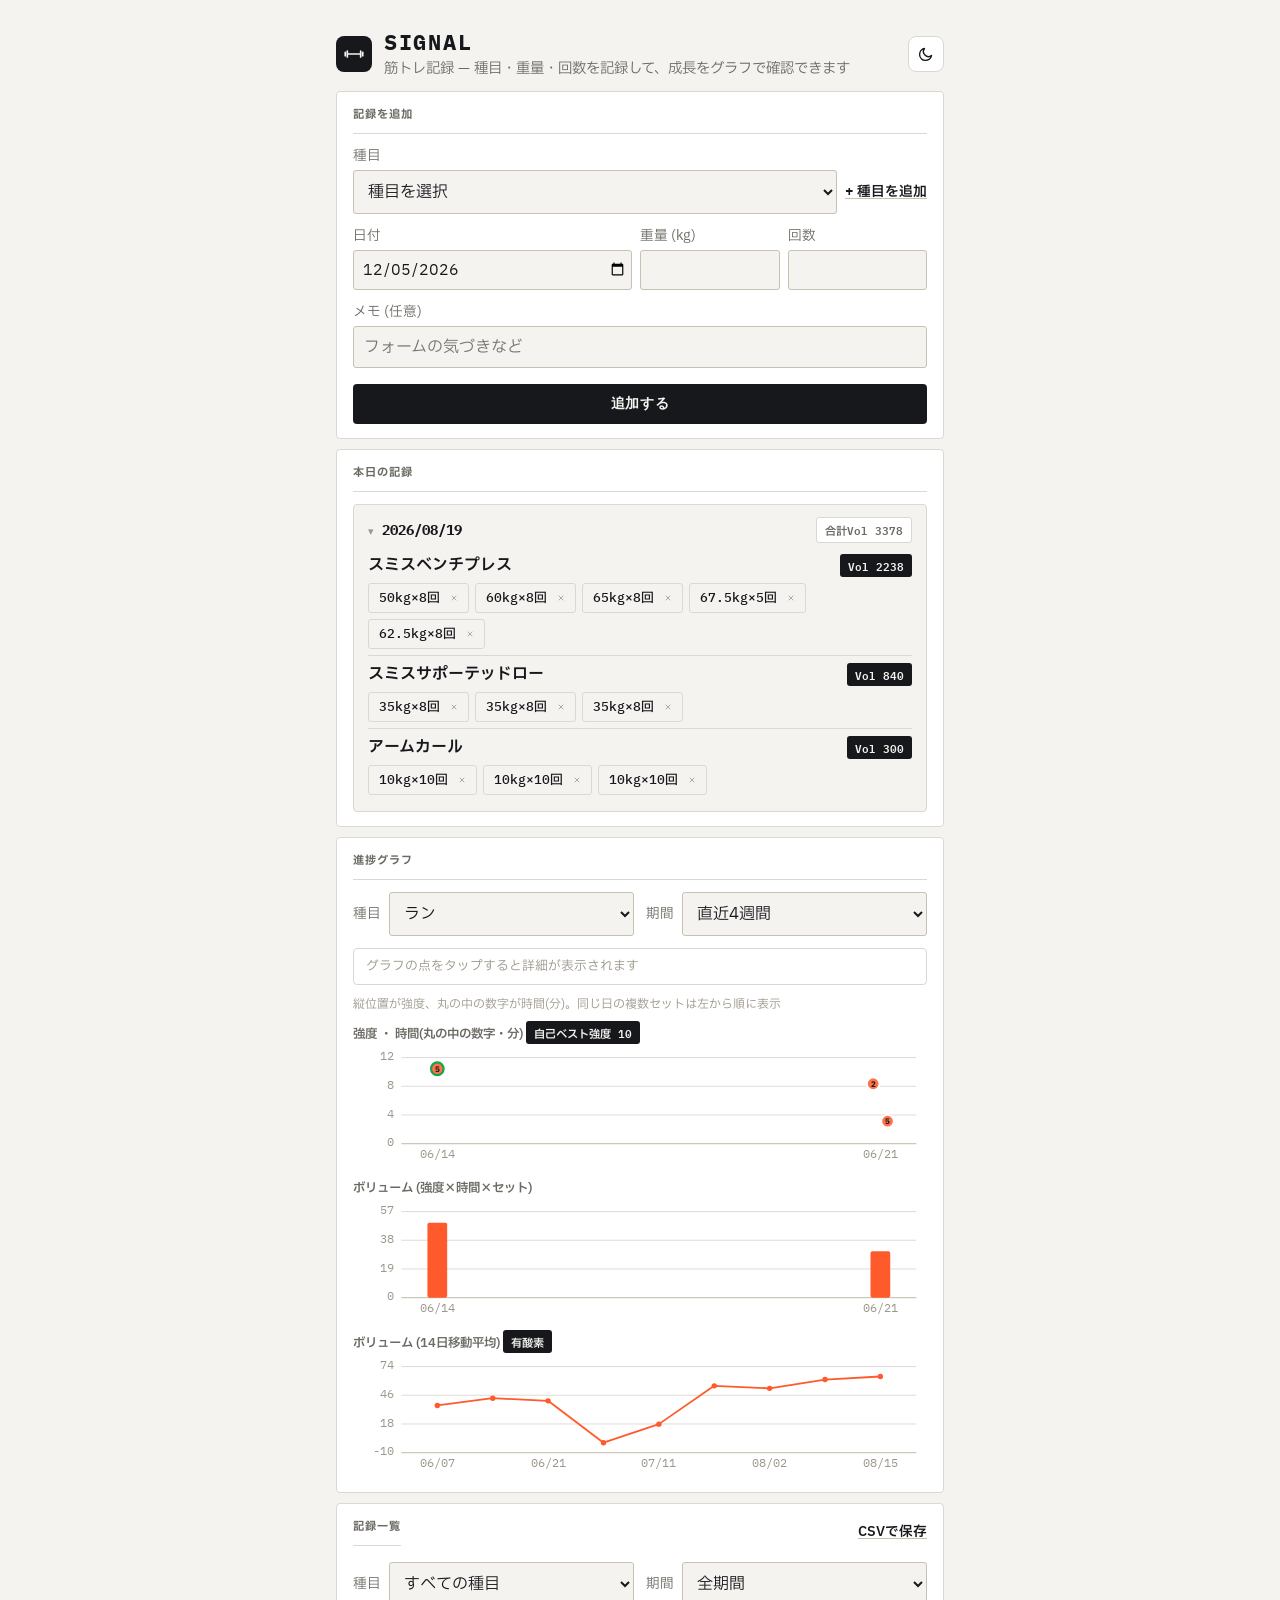
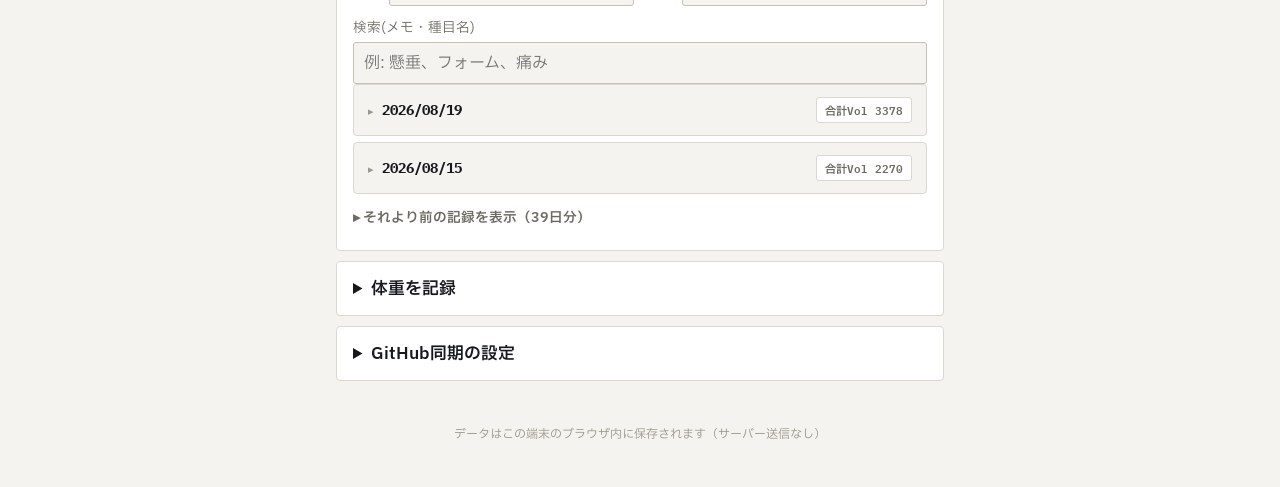
<file: index.html>
<!DOCTYPE html>
<html lang="ja">
<head>
<meta charset="UTF-8">
<meta name="viewport" content="width=device-width, initial-scale=1.0">
<title>SIGNAL - 筋トレ記録</title>
<script>
(function () {
  var t = localStorage.getItem("muscleLog.theme");
  if (t === "light" || t === "dark") document.documentElement.setAttribute("data-theme", t);
})();
</script>
<link rel="manifest" href="manifest.json">
<link rel="icon" href="favicon.svg" type="image/svg+xml">
<link rel="icon" href="icons/favicon-32.png" type="image/png" sizes="32x32">
<link rel="apple-touch-icon" href="icons/apple-touch-icon.png">
<meta name="theme-color" content="#17181c">
<link rel="preconnect" href="https://fonts.googleapis.com">
<link rel="preconnect" href="https://fonts.gstatic.com" crossorigin>
<link rel="stylesheet" href="https://fonts.googleapis.com/css2?family=IBM+Plex+Sans+JP:wght@400;500;600;700&family=IBM+Plex+Mono:wght@500;600;700&display=swap">
<link rel="stylesheet" href="style.css?v=37">
</head>
<body>
<header class="app-header">
  <div class="header-row">
    <div class="brand">
      <span class="brand-mark" aria-hidden="true">
        <svg viewBox="0 0 24 24" fill="none" stroke-width="2" stroke-linecap="round" stroke-linejoin="round">
          <path d="M4 12h16M4 8.5v7M20 8.5v7M1.5 10v4M22.5 10v4"/>
        </svg>
      </span>
      <div>
        <h1>SIGNAL</h1>
        <p class="subtitle">筋トレ記録 — 種目・重量・回数を記録して、成長をグラフで確認できます</p>
      </div>
    </div>
    <button type="button" id="theme-toggle" class="theme-toggle" aria-label="表示テーマを切り替え"></button>
  </div>
</header>

<main>
  <section class="card" aria-labelledby="form-heading">
    <h2 id="form-heading">記録を追加</h2>
    <form id="record-form">
      <div class="field-row">
        <label for="exercise">種目</label>
        <div class="exercise-select-row">
          <select id="exercise" required></select>
          <a href="exercises.html" class="add-exercise-link">+ 種目を追加</a>
        </div>
        <p id="no-exercise-hint" class="import-help" hidden>
          まだ種目が登録されていません。<a href="exercises.html">種目の管理ページ</a>で先に種目を追加してください。
        </p>
      </div>
      <div class="field-row inline">
        <div>
          <label for="date">日付</label>
          <input type="date" id="date" required>
        </div>
        <div>
          <label for="weight" id="weight-label">重量 (kg)</label>
          <input type="number" id="weight" min="0" step="0.5" inputmode="decimal" required>
        </div>
        <div>
          <label for="reps" id="reps-label">回数</label>
          <input type="number" id="reps" min="1" step="1" inputmode="numeric" pattern="[0-9]*" required>
        </div>
      </div>
      <div class="field-row">
        <label for="memo">メモ (任意)</label>
        <input type="text" id="memo" placeholder="フォームの気づきなど">
      </div>
      <button type="submit" id="add-record-btn" class="btn-primary">追加する</button>
    </form>
  </section>

  <section class="card" id="today-section" aria-labelledby="today-heading" hidden>
    <h2 id="today-heading">本日の記録</h2>
    <div id="today-list"></div>
  </section>

  <section class="card" aria-labelledby="chart-heading">
    <h2 id="chart-heading">進捗グラフ</h2>
    <div class="chart-controls">
      <div class="chart-control-item">
        <label for="chart-exercise">種目</label>
        <select id="chart-exercise"></select>
      </div>
      <div class="chart-control-item">
        <label for="chart-range">期間</label>
        <select id="chart-range">
          <option value="28" selected>直近4週間</option>
          <option value="56">直近8週間</option>
          <option value="90">直近3ヶ月</option>
          <option value="180">直近6ヶ月</option>
          <option value="all">全期間</option>
        </select>
      </div>
    </div>
    <div id="chart-detail" class="chart-detail">グラフの点をタップすると詳細が表示されます</div>
    <div id="chart-container">
      <p id="chart-empty" class="empty-message">記録がまだありません</p>
      <p class="chart-panel-hint" id="chart-panel-hint">縦位置が重量、丸の中の数字が回数。同じ日の複数セットは左から順に表示</p>
      <div id="chart-panels">
        <div class="chart-panel">
          <p class="chart-panel-label"><span id="chart-weight-reps-label">重量(kg) ・ 回数(丸の中の数字)</span> <span id="chart-pr-badge" class="volume-badge" hidden></span></p>
          <svg id="chart-weight-reps" viewBox="0 0 640 130" role="img" aria-label="重量と回数"></svg>
        </div>
        <div class="chart-panel">
          <p class="chart-panel-label" id="chart-volume-label">ボリューム (重量×回数×セット)</p>
          <svg id="chart-volume" viewBox="0 0 640 130" role="img" aria-label="ボリューム"></svg>
        </div>
        <div class="chart-panel">
          <p class="chart-panel-label">ボリューム (14日移動平均) <span id="volume-avg-category" class="volume-badge"></span></p>
          <svg id="chart-volume-avg" viewBox="0 0 640 130" role="img" aria-label="ボリュームの14日移動平均"></svg>
        </div>
      </div>
    </div>
  </section>

  <section class="card" aria-labelledby="history-heading">
    <div class="history-header">
      <h2 id="history-heading">記録一覧</h2>
      <button type="button" id="export-csv-btn" class="export-csv-btn">CSVで保存</button>
    </div>
    <div class="chart-controls">
      <div class="chart-control-item">
        <label for="filter-exercise">種目</label>
        <select id="filter-exercise">
          <option value="">すべての種目</option>
        </select>
      </div>
      <div class="chart-control-item">
        <label for="history-range">期間</label>
        <select id="history-range">
          <option value="28">直近4週間</option>
          <option value="56">直近8週間</option>
          <option value="90">直近3ヶ月</option>
          <option value="180">直近6ヶ月</option>
          <option value="all" selected>全期間</option>
        </select>
      </div>
    </div>
    <div class="field-row">
      <label for="history-search">検索(メモ・種目名)</label>
      <input type="search" id="history-search" placeholder="例: 懸垂、フォーム、痛み">
    </div>
    <div id="history-list"></div>
  </section>

  <section class="card" aria-labelledby="bodyweight-heading">
    <details id="bodyweight-details">
      <summary id="bodyweight-heading">体重を記録</summary>
      <form id="bodyweight-form">
        <div class="field-row inline">
          <div>
            <label for="bodyweight-date">日付</label>
            <input type="date" id="bodyweight-date" required>
          </div>
          <div>
            <label for="bodyweight-value">体重 (kg)</label>
            <input type="number" id="bodyweight-value" min="0" step="0.1" inputmode="decimal" required>
          </div>
        </div>
        <button type="submit" id="add-bodyweight-btn" class="btn-primary">記録する</button>
      </form>
      <p id="bodyweight-empty" class="empty-message">まだ体重の記録がありません</p>
      <svg id="chart-bodyweight" viewBox="0 0 640 130" role="img" aria-label="体重の推移" hidden></svg>
      <div id="bodyweight-list"></div>
    </details>
  </section>

  <section class="card" aria-labelledby="sync-heading">
    <details id="sync-details">
      <summary id="sync-heading">GitHub同期の設定</summary>
      <p class="import-help">
        GitHub の個人アクセストークンを登録すると、記録が <code>kakeru110/kintore</code> リポジトリの
        <code>data/records.json</code> に保存され、同じトークンを登録した端末どうしで記録が同期されます。
        <a href="https://github.com/settings/personal-access-tokens/new" target="_blank" rel="noopener">トークン発行ページ</a>
        で対象リポジトリをこのリポジトリのみに限定し、Contents 権限を Read and write にして発行してください。
      </p>
      <div class="field-row">
        <label for="github-token">個人アクセストークン</label>
        <input type="password" id="github-token" placeholder="github_pat_... または ghp_...">
      </div>
      <div class="sync-actions">
        <button type="button" id="github-save-btn" class="btn-primary">保存して同期</button>
        <button type="button" id="github-disconnect-btn" class="btn-primary btn-secondary">同期を解除</button>
      </div>
      <p id="sync-status" class="sync-status">GitHub同期: 無効（この端末内にのみ保存されます）</p>
    </details>
  </section>
</main>

<footer class="app-footer">
  <p>データはこの端末のブラウザ内に保存されます（サーバー送信なし）</p>
</footer>

<script src="sync.js?v=37"></script>
<script src="app.js?v=37"></script>
</body>
</html>
</file>
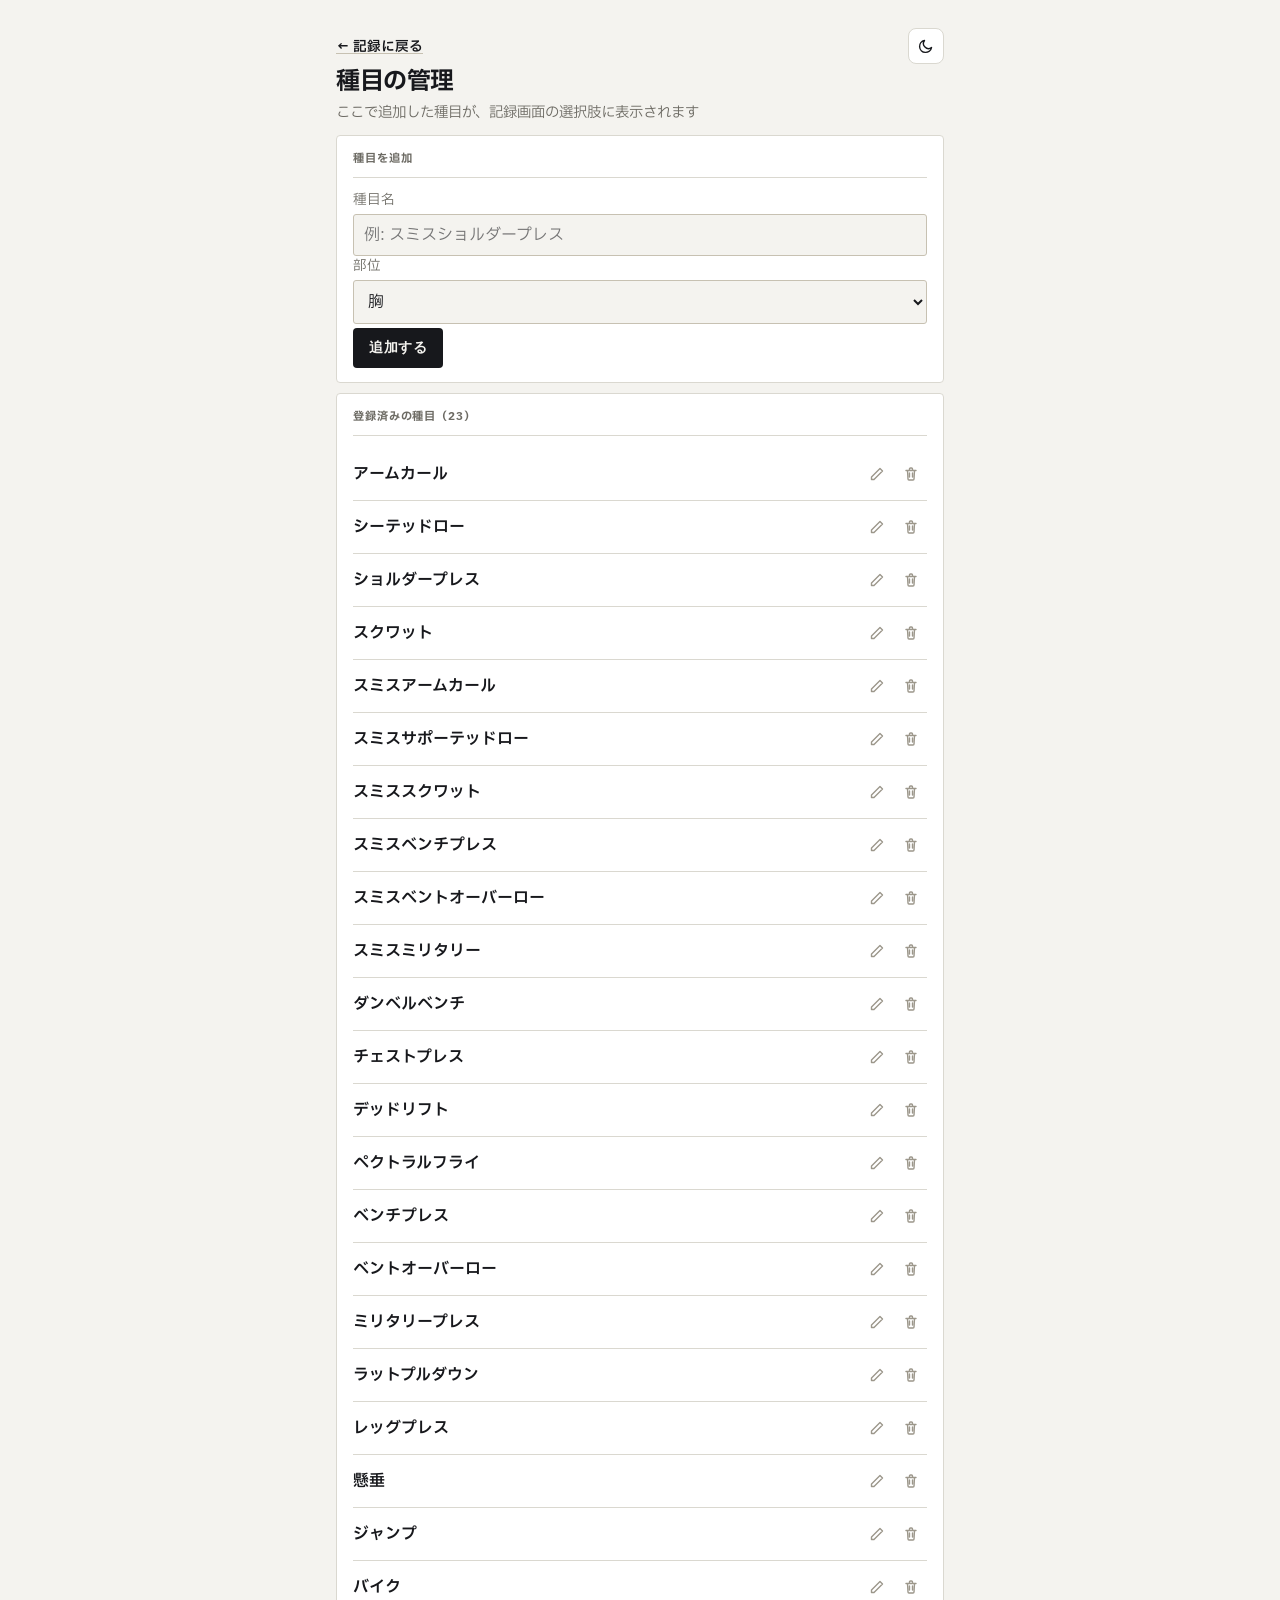
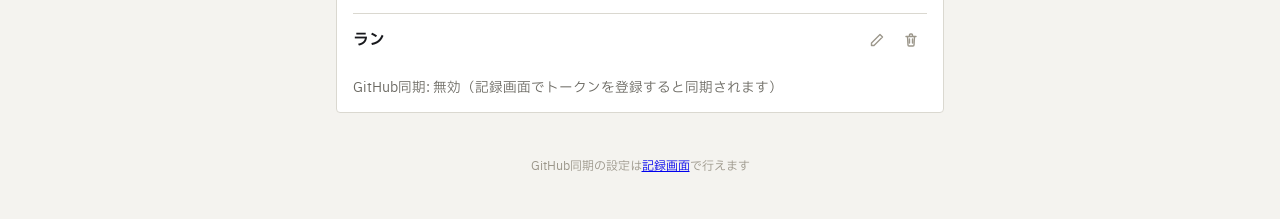
<file: exercises.html>
<!DOCTYPE html>
<html lang="ja">
<head>
<meta charset="UTF-8">
<meta name="viewport" content="width=device-width, initial-scale=1.0">
<title>種目の管理 - SIGNAL</title>
<script>
(function () {
  var t = localStorage.getItem("muscleLog.theme");
  if (t === "light" || t === "dark") document.documentElement.setAttribute("data-theme", t);
})();
</script>
<link rel="manifest" href="manifest.json">
<link rel="icon" href="favicon.svg" type="image/svg+xml">
<link rel="icon" href="icons/favicon-32.png" type="image/png" sizes="32x32">
<link rel="apple-touch-icon" href="icons/apple-touch-icon.png">
<meta name="theme-color" content="#17181c">
<link rel="preconnect" href="https://fonts.googleapis.com">
<link rel="preconnect" href="https://fonts.gstatic.com" crossorigin>
<link rel="stylesheet" href="https://fonts.googleapis.com/css2?family=IBM+Plex+Sans+JP:wght@400;500;600;700&family=IBM+Plex+Mono:wght@500;600;700&display=swap">
<link rel="stylesheet" href="style.css?v=37">
</head>
<body>
<header class="app-header">
  <div class="header-row">
    <p class="breadcrumb"><a href="index.html">← 記録に戻る</a></p>
    <button type="button" id="theme-toggle" class="theme-toggle" aria-label="表示テーマを切り替え"></button>
  </div>
  <h1>種目の管理</h1>
  <p class="subtitle">ここで追加した種目が、記録画面の選択肢に表示されます</p>
</header>

<main>
  <section class="card" aria-labelledby="add-exercise-heading">
    <h2 id="add-exercise-heading">種目を追加</h2>
    <form id="exercise-form">
      <div class="field-row">
        <label for="new-exercise-name">種目名</label>
        <input type="text" id="new-exercise-name" placeholder="例: スミスショルダープレス" required>
      </div>
      <div class="field-row">
        <label for="new-exercise-category">部位</label>
        <select id="new-exercise-category" required>
          <option value="chest">胸</option>
          <option value="back">背中</option>
          <option value="shoulder">肩</option>
          <option value="arm">腕</option>
          <option value="leg">脚</option>
          <option value="cardio">有酸素</option>
          <option value="other">その他</option>
        </select>
        <p id="category-auto-hint" class="import-help" hidden>種目名から自動推測しました(変更できます)</p>
      </div>
      <button type="submit" class="btn-primary">追加する</button>
    </form>
  </section>

  <section class="card" aria-labelledby="exercise-list-heading">
    <h2 id="exercise-list-heading">登録済みの種目（<span id="exercise-count">0</span>）</h2>
    <div id="exercise-list"></div>
    <p id="exercise-empty" class="empty-message" hidden>まだ種目がありません</p>
    <p class="sync-status" id="sync-status"></p>
  </section>
</main>

<footer class="app-footer">
  <p>GitHub同期の設定は<a href="index.html">記録画面</a>で行えます</p>
</footer>

<script src="sync.js?v=37"></script>
<script src="exercises.js?v=37"></script>
</body>
</html>
</file>
<file: style.css>
:root {
  color-scheme: light;
  --surface-1: #ffffff;
  --page-plane: #f4f3ef;
  --text-primary: #17181c;
  --text-secondary: #6c6a63;
  --text-muted: #9c978b;
  --gridline: #dad8d0;
  --baseline: #c7c1b2;
  --border: #dad8d0;
  --series-1: #ff5a2b;
  --series-1-tint: rgba(255, 90, 43, 0.12);
  --series-1-ink: #17181c;
  --status-good: #16a34a;
  --status-critical: #e5484d;
  --font-display: "IBM Plex Sans JP", -apple-system, "Segoe UI", sans-serif;
  --font-mono: "IBM Plex Mono", "IBM Plex Sans JP", ui-monospace, monospace;
}

@media (prefers-color-scheme: dark) {
  :root:not([data-theme="light"]) {
    color-scheme: dark;
    --surface-1: #1b1a17;
    --page-plane: #121110;
    --text-primary: #f2f0ea;
    --text-secondary: #a8a398;
    --text-muted: #726d61;
    --gridline: #2c2a25;
    --baseline: #3d3a32;
    --border: #2c2a25;
    --series-1: #ff6b3d;
    --series-1-tint: rgba(255, 107, 61, 0.18);
    --series-1-ink: #17181c;
    --status-good: #22c55e;
    --status-critical: #ff6369;
  }
}

:root[data-theme="dark"] {
  color-scheme: dark;
  --surface-1: #1b1a17;
  --page-plane: #121110;
  --text-primary: #f2f0ea;
  --text-secondary: #a8a398;
  --text-muted: #726d61;
  --gridline: #2c2a25;
  --baseline: #3d3a32;
  --border: #2c2a25;
  --series-1: #ff6b3d;
  --series-1-tint: rgba(255, 107, 61, 0.18);
  --series-1-ink: #17181c;
  --status-good: #22c55e;
  --status-critical: #ff6369;
}

* {
  box-sizing: border-box;
}

body {
  margin: 0;
  font-family: var(--font-display);
  background: var(--page-plane);
  color: var(--text-primary);
  -webkit-font-smoothing: antialiased;
}

.app-header {
  padding: 28px 16px 4px;
  max-width: 640px;
  margin: 0 auto;
}

.header-row {
  display: flex;
  align-items: center;
  justify-content: space-between;
  gap: 12px;
}

.header-row .breadcrumb {
  margin: 0;
}

.theme-toggle {
  flex-shrink: 0;
  width: 36px;
  height: 36px;
  border-radius: 8px;
  border: 1px solid var(--border);
  background: var(--surface-1);
  color: var(--text-primary);
  cursor: pointer;
  display: flex;
  align-items: center;
  justify-content: center;
}

.theme-toggle svg {
  width: 16px;
  height: 16px;
}

.theme-toggle:hover {
  background: var(--page-plane);
}

.brand {
  display: flex;
  align-items: center;
  gap: 12px;
}

.brand-mark {
  flex-shrink: 0;
  width: 36px;
  height: 36px;
  border-radius: 8px;
  background: var(--text-primary);
  display: flex;
  align-items: center;
  justify-content: center;
}

.brand-mark svg {
  width: 20px;
  height: 20px;
  stroke: var(--page-plane);
}

.app-header h1 {
  margin: 0 0 2px;
  font-size: 1.5rem;
  font-weight: 700;
  letter-spacing: -0.02em;
}

.brand h1 {
  font-family: var(--font-mono);
  font-size: 1.35rem;
  letter-spacing: 0.08em;
}

.subtitle {
  margin: 0;
  color: var(--text-secondary);
  font-size: 0.9rem;
}

main {
  max-width: 640px;
  margin: 0 auto;
  padding: 8px 16px 32px;
  display: flex;
  flex-direction: column;
  gap: 10px;
}

.card {
  background: var(--surface-1);
  border: 1px solid var(--border);
  border-radius: 4px;
  padding: 14px 16px;
}

.card h2 {
  margin: 0 0 12px;
  padding-bottom: 10px;
  border-bottom: 1px solid var(--gridline);
  font-size: 0.7rem;
  font-weight: 700;
  letter-spacing: 0.08em;
  text-transform: uppercase;
  color: var(--text-secondary);
}

#record-form {
  display: flex;
  flex-direction: column;
  gap: 12px;
}

.field-row {
  display: flex;
  flex-direction: column;
  gap: 4px;
}

.field-row.inline {
  flex-direction: row;
  gap: 8px;
}

.field-row.inline > div {
  flex: 1;
  min-width: 0;
  display: flex;
  flex-direction: column;
  gap: 4px;
}

.field-row.inline > div:first-child {
  flex: 2;
}

.field-row.inline input {
  padding-left: 8px;
  padding-right: 4px;
  height: 40px;
}

#weight, #reps {
  font-family: var(--font-mono);
  font-weight: 600;
}

/* iOS Safariはtype="date"に大きめの内部レイアウトを強制してくるため、
   appearanceをリセットしてheight/paddingが効くようにする */
input[type="date"] {
  -webkit-appearance: none;
  appearance: none;
  font-size: 0.95rem;
}

label {
  font-size: 0.85rem;
  color: var(--text-secondary);
}

.exercise-select-row {
  display: flex;
  align-items: center;
  gap: 8px;
}

.exercise-select-row select {
  flex: 1;
  min-width: 0;
}

.add-exercise-link {
  flex-shrink: 0;
  font-size: 0.85rem;
  font-weight: 600;
  color: var(--text-primary);
  text-decoration: underline;
  text-decoration-color: var(--baseline);
  text-underline-offset: 2px;
  white-space: nowrap;
}

.add-exercise-link:hover {
  text-decoration: underline;
}

.breadcrumb {
  margin: 0 0 8px;
}

.breadcrumb a {
  font-size: 0.85rem;
  font-weight: 600;
  color: var(--text-primary);
  text-decoration: underline;
  text-decoration-color: var(--baseline);
  text-underline-offset: 2px;
}

.breadcrumb a:hover {
  text-decoration: underline;
}

input, select {
  font: inherit;
  padding: 8px 10px;
  border-radius: 3px;
  border: 1px solid var(--baseline);
  background: var(--page-plane);
  color: var(--text-primary);
}

input:focus, select:focus {
  outline: 2px solid var(--series-1);
  outline-offset: 1px;
}

.btn-primary {
  margin-top: 4px;
  padding: 11px 16px;
  border-radius: 4px;
  border: none;
  background: var(--text-primary);
  color: var(--page-plane);
  font-size: 0.85rem;
  font-weight: 700;
  letter-spacing: 0.04em;
  cursor: pointer;
  transition: filter 0.12s ease, transform 0.05s ease;
}

.btn-primary:active {
  transform: scale(0.98);
}

.btn-primary:hover {
  filter: brightness(1.08);
}

.btn-primary:disabled {
  opacity: 0.5;
  cursor: not-allowed;
  filter: none;
}

select:disabled {
  opacity: 0.6;
  cursor: not-allowed;
}

.btn-secondary {
  background: var(--text-secondary);
}

.import-help {
  font-size: 0.8rem;
  color: var(--text-muted);
  margin: 10px 0;
  line-height: 1.5;
}

.import-help code {
  background: var(--page-plane);
  border-radius: 4px;
  padding: 1px 4px;
  font-size: 0.78rem;
}

#sync-details summary,
#bodyweight-details summary {
  cursor: pointer;
  font-size: 1.05rem;
  font-weight: 600;
}

#sync-details .import-help {
  margin-top: 12px;
}

#sync-details .import-help a {
  color: var(--text-primary);
  text-decoration-color: var(--baseline);
}

#sync-details #github-token {
  width: 100%;
  margin-top: 4px;
}

#bodyweight-details #bodyweight-form {
  margin-top: 12px;
}

.sync-actions {
  display: flex;
  gap: 8px;
  margin-top: 12px;
}

.sync-actions .btn-primary {
  margin-top: 0;
  flex: 1;
}

.sync-status {
  margin: 12px 0 0;
  font-size: 0.85rem;
  color: var(--text-secondary);
}

.sync-status.sync-error {
  color: var(--status-critical);
}

.sync-status.sync-ok {
  color: var(--status-good);
}

.chart-controls {
  display: flex;
  flex-wrap: wrap;
  gap: 12px;
  margin-bottom: 12px;
}

.chart-control-item {
  display: flex;
  align-items: center;
  gap: 8px;
  flex: 1;
  min-width: 180px;
}

.chart-control-item label {
  white-space: nowrap;
  flex-shrink: 0;
}

.chart-control-item select {
  flex: 1;
  min-width: 0;
}

#chart-container {
  position: relative;
}

#chart-panels {
  display: flex;
  flex-direction: column;
  gap: 10px;
}

.chart-panel svg {
  width: 100%;
  height: auto;
  overflow: visible;
}

.chart-panel-label {
  margin: 0 0 2px;
  font-size: 0.78rem;
  font-weight: 600;
  color: var(--text-secondary);
}

.chart-panel-hint {
  margin: 0 0 10px;
  font-size: 0.75rem;
  font-weight: 400;
  color: var(--text-muted);
}

.empty-message {
  color: var(--text-muted);
  font-size: 0.9rem;
  text-align: center;
  padding: 24px 0;
}

/* グラフに重ねず、常にこの場所に確保した領域でタップ/ホバーした点の詳細を表示する
   (ポップアップがグラフを覆って邪魔になっていた問題への対応)。 */
.chart-detail {
  background: var(--surface-1);
  border: 1px solid var(--border);
  border-radius: 4px;
  padding: 8px 12px;
  margin-bottom: 10px;
  min-height: 20px;
  font-size: 0.8rem;
  color: var(--text-muted);
  line-height: 1.5;
}

.chart-detail .tooltip-date {
  font-weight: 700;
  font-family: var(--font-mono);
  color: var(--text-primary);
  margin-bottom: 2px;
}

.chart-detail .tooltip-row {
  color: var(--text-secondary);
  font-family: var(--font-mono);
}

.chart-detail .tooltip-detail {
  margin-top: 4px;
  padding-top: 4px;
  border-top: 1px solid var(--gridline);
  color: var(--text-muted);
  font-size: 0.75rem;
}

.history-header {
  display: flex;
  align-items: center;
  justify-content: space-between;
  gap: 12px;
  margin-bottom: 16px;
}

.history-header h2 {
  margin: 0;
}

.export-csv-btn {
  flex-shrink: 0;
  font: inherit;
  font-size: 0.85rem;
  font-weight: 600;
  color: var(--text-primary);
  background: none;
  border: none;
  padding: 0;
  cursor: pointer;
  text-decoration: underline;
  text-decoration-color: var(--baseline);
  text-underline-offset: 2px;
  white-space: nowrap;
}

.older-history {
  margin-top: 4px;
}

.older-history summary {
  cursor: pointer;
  padding: 8px 0;
  font-size: 0.85rem;
  font-weight: 600;
  color: var(--text-secondary);
  list-style: none;
}

.older-history summary::-webkit-details-marker {
  display: none;
}

.older-history summary::before {
  content: "▸ ";
}

.older-history[open] summary::before {
  content: "▾ ";
}

.day-card {
  border: 1px solid var(--border);
  border-radius: 4px;
  padding: 8px 14px;
  margin-bottom: 6px;
  background: var(--page-plane);
}

.day-card:last-child {
  margin-bottom: 0;
}

.day-card[open] {
  padding-bottom: 10px;
}

.day-card-header {
  display: flex;
  align-items: baseline;
  gap: 8px;
  padding: 4px 0;
  cursor: pointer;
  list-style: none;
}

.day-card-header::-webkit-details-marker {
  display: none;
}

.day-card-header::before {
  content: "▸";
  font-size: 0.7rem;
  color: var(--text-muted);
  flex-shrink: 0;
}

.day-card[open] > .day-card-header::before {
  content: "▾";
}

.day-card[open] > .day-card-header {
  margin-bottom: 6px;
}

.day-card-header h3 {
  font-size: 0.85rem;
  color: var(--text-primary);
  font-weight: 700;
  font-family: var(--font-mono);
  margin: 0 auto 0 0;
}

.exercise-group {
  padding: 6px 0;
  border-top: 1px solid var(--gridline);
}

.day-card .exercise-group:first-of-type {
  border-top: none;
  padding-top: 0;
}

.exercise-group-header {
  display: flex;
  align-items: center;
  justify-content: space-between;
  gap: 8px;
  margin-bottom: 6px;
}

.exercise-group-name {
  font-weight: 600;
}

.volume-badge {
  font-size: 0.7rem;
  font-weight: 600;
  font-family: var(--font-mono);
  color: var(--page-plane);
  background: var(--text-primary);
  border-radius: 3px;
  padding: 2px 8px;
  white-space: nowrap;
  font-variant-numeric: tabular-nums;
}

.volume-badge-day {
  color: var(--text-secondary);
  background: var(--surface-1);
  border: 1px solid var(--border);
}

.set-chip-row {
  display: flex;
  flex-wrap: wrap;
  gap: 6px;
}

.set-chip {
  display: inline-flex;
  align-items: center;
  gap: 4px;
  background: var(--page-plane);
  border: 1px solid var(--border);
  border-radius: 3px;
  padding: 4px 4px 4px 10px;
  font-size: 0.8rem;
  font-family: var(--font-mono);
  font-weight: 500;
}

.set-chip-delete {
  display: flex;
  align-items: center;
  justify-content: center;
  border: none;
  background: transparent;
  color: var(--text-muted);
  cursor: pointer;
  width: 20px;
  height: 20px;
  border-radius: 50%;
}

.set-chip-delete svg {
  width: 10px;
  height: 10px;
}

.set-chip-delete:hover {
  background: color-mix(in srgb, var(--status-critical) 12%, transparent);
  color: var(--status-critical);
}

.record-item {
  display: flex;
  align-items: center;
  justify-content: space-between;
  gap: 8px;
  padding: 10px 0;
  border-top: 1px solid var(--gridline);
}

#exercise-list .record-item:first-child,
#bodyweight-list .record-item:first-child {
  border-top: none;
}

#chart-bodyweight {
  width: 100%;
  height: auto;
  overflow: visible;
  margin-top: 4px;
}

#bodyweight-list {
  margin-top: 4px;
}

.record-main {
  display: flex;
  flex-direction: column;
  gap: 2px;
}

.record-exercise {
  font-weight: 600;
}

.record-memo {
  display: block;
  margin-top: 4px;
  font-size: 0.8rem;
  color: var(--text-muted);
}

.record-actions {
  display: flex;
  gap: 2px;
}

.delete-btn,
.edit-btn {
  display: flex;
  align-items: center;
  justify-content: center;
  border: none;
  background: transparent;
  cursor: pointer;
  width: 32px;
  height: 32px;
  border-radius: 50%;
}

.delete-btn svg,
.edit-btn svg {
  width: 16px;
  height: 16px;
}

.delete-btn {
  color: var(--text-muted);
}

.edit-btn {
  color: var(--text-muted);
}

.delete-btn:hover {
  background: color-mix(in srgb, var(--status-critical) 12%, transparent);
  color: var(--status-critical);
}

.edit-btn:hover {
  background: var(--series-1-tint);
  color: var(--series-1);
}

.app-footer {
  text-align: center;
  color: var(--text-muted);
  font-size: 0.75rem;
  padding: 0 20px 32px;
}

.chart-mark {
  cursor: pointer;
}

.chart-hit {
  fill: transparent;
}

.scatter-dot {
  fill: var(--series-1);
  fill-opacity: 0.85;
  stroke: var(--surface-1);
  stroke-width: 2;
}

.chart-mark:hover .scatter-dot {
  fill-opacity: 1;
  stroke: var(--series-1);
}

.scatter-dot.is-pr {
  stroke: var(--status-good);
  stroke-width: 2.5;
}

.scatter-dot-label {
  fill: var(--series-1-ink);
  font-size: 8.5px;
  font-weight: 700;
  font-family: var(--font-mono);
  pointer-events: none;
}

.volume-bar {
  fill: var(--series-1);
  rx: 2;
}

.chart-mark:hover .volume-bar {
  fill: var(--series-1);
  filter: brightness(1.15);
}

.avg-line {
  fill: none;
  stroke: var(--series-1);
  stroke-width: 2;
  stroke-linecap: round;
  stroke-linejoin: round;
}

.avg-point {
  fill: var(--series-1);
}

.chart-mark:hover .avg-point {
  r: 4.5;
}

.chart-axis-label {
  fill: var(--text-muted);
  font-size: 13px;
  font-family: var(--font-mono);
}

.chart-gridline {
  stroke: var(--gridline);
  stroke-width: 1;
}

.chart-baseline {
  stroke: var(--baseline);
  stroke-width: 1;
}
</file>
